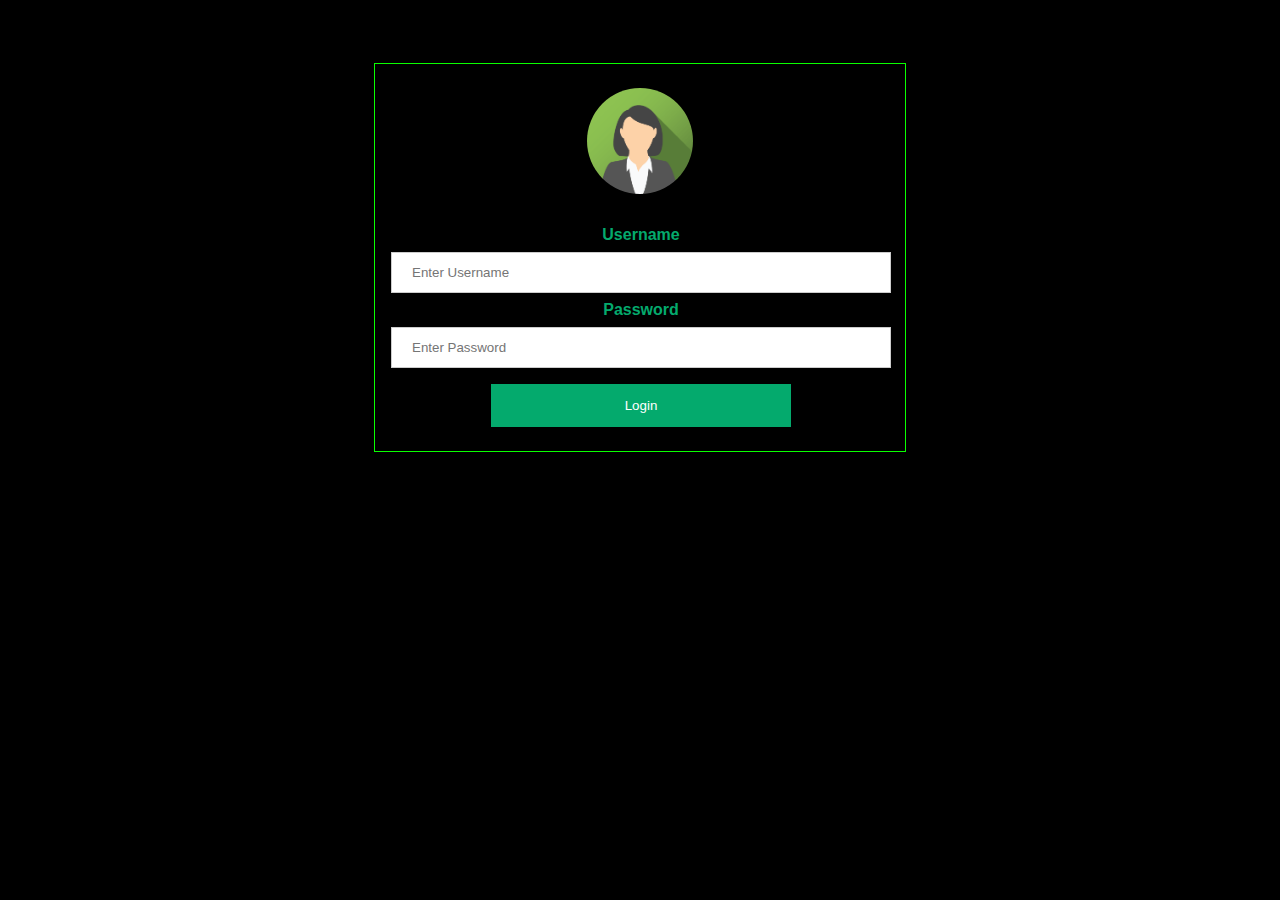
<file: pharm/index.html>
<!DOCTYPE html>
<html>

<head>
    <meta name="viewport" content="width=device-width, initial-scale=1">
    <link rel="stylesheet" href="css/login.css">
</head>

<body>
<div id="container">
   <form class="modal-content animate" action="/login.php" method="post">
            <div class="imgcontainer">
                <img src="images/img_avatar.png" alt="Avatar" class="avatar">
            </div>

            <div class="container">
                <label for="uname"><b>Username</b></label>
                <input type="text" placeholder="Enter Username" name="uname" required>

                <label for="psw"><b>Password</b></label>
                <input type="password" placeholder="Enter Password" name="psw" required>

                <a href="dashboard.html"></a><button type="submit">Login</button>
                
            </div>

            
        </form>
    </div>
</body>

</html>
</file>
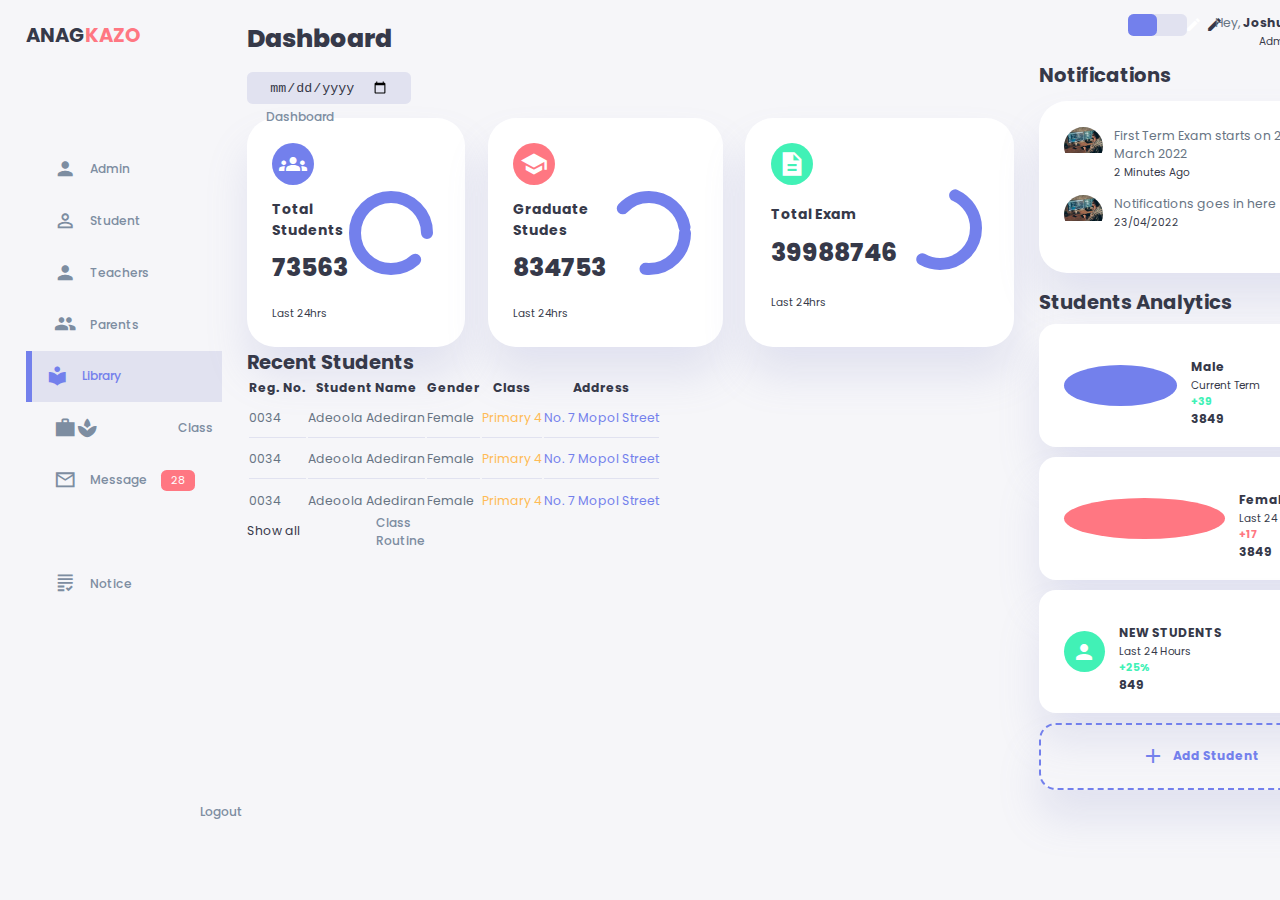
<file: pharm/dashboard.html>
<!DOCTYPE html>
<html lang="en">
<head>
    <meta charset="UTF-8">
    <meta http-equiv="X-UA-Compatible" content="IE=edge">
    <meta name="viewport" content="width=device-width, initial-scale=1.0">
    <title>Point of Sales</title>
    <!-- Material app -->
    <link href="https://fonts.googleapis.com/icon?family=Material+Icons+Sharp" rel="stylesheet">
    <!-- style -->
    <link rel="stylesheet" href="css/style.css">
</head>
<body>
    <div class="container">
        <aside>
            <div class="top">
                <div class="logo">
                    <!-- <img src="./images/logo.jpeg"> -->
                    <h2>ANAG<span class="compel">KAZO</span></h2>
                </div>
                <div class="closeBTN" id="close-btn"><span class="material-icons-sharp">close</span>
                </div>
            </div>
            <div class="sideBar">
                <a href="#">
                    <span class="material-icons-sharp">grid_view</span> 
                    <h3>Dashboard</h3>
                </a>
                <a href="admin.html">
                    <span class="material-icons-sharp">person</span> 
                    <h3>Admin</h3>
                </a>
                <a href="students.html">
                    <span class="material-icons-sharp">person_outline</span> 
                    <h3>Student</h3>
                </a>
                <a href="teachers.html">
                    <span class="material-icons-sharp">person</span> 
                    <h3>Teachers</h3>
                </a>
                <a href="#">
                    <span class="material-icons-sharp">people</span> 
                    <h3>Parents</h3>
                </a>
                <a href="#" class="active">
                    <span class="material-icons-sharp">local_library</span> 
                    <h3>Library</h3>
                </a>
                <a href="#">
                    <span class="material-icons-sharp">workspaces</span> 
                    <h3>Class</h3>
                </a>
                
                <a href="#">
                    <span class="material-icons-sharp">mail_outline</span> 
                    <h3>Message</h3>
                    <span class="msgCount">28</span>
                </a>
                <a href="#">
                    <span class="material-icons-sharp">calendar_month</span> 
                    <h3>Class Routine</h3>
                </a>
                <a href="#">
                    <span class="material-icons-sharp">grading</span> 
                    <h3>Notice</h3>
                </a>
                <a href="#">
                    <span class="material-icons-sharp">logout</span> 
                    <h3>Logout</h3>
                </a>
            </div>
        </aside>
        <!------------ END OF ASIDE ------------>
        <main>
            <h1>Dashboard</h1>

            <div class="date"><input type="date"></div>

            <div class="insight">
                <div class="sales">
                    <span class="material-icons-sharp">groups</span>
                    <div class="middle">
                        <div class="left">
                            <h3>Total Students</h3>
                            <h1>73563</h1>
                        </div>
                        <div class="progress">
                            <svg><circle cx='38' cy='38' r='36'></circle></svg>
                            <div class="number">
                                <!-- <p>81%</p> -->
                            </div>
                        </div>
                    </div>
                    <small class="tex">Last 24hrs</small>
                </div>
                <!-- END OF STUDENTS -->
                <div class="expensis">
                    <span class="material-icons-sharp">school</span>
                    <div class="middle">
                        <div class="left">
                            <h3>Graduate Studes</h3>
                            <h1>834753</h1>
                        </div>
                        <div class="progress">
                            <svg><circle cx='38' cy='38' r='36'></circle></svg>
                            <div class="number">
                                <!-- <p>62%</p> -->
                            </div>
                        </div>
                    </div>
                    <small class="text-muted">Last 24hrs</small>
                </div>
                <!-- END OF GRADUTE STUDES -->
                <div class="income">
                    <span class="material-icons-sharp">description</span>
                    <div class="middle">
                        <div class="left">
                            <h3>Total Exam</h3>
                            <h1>39988746</h1>
                        </div>
                        <div class="progress">
                            <svg><circle cx='38' cy='38' r='36'></circle></svg>
                            <div class="number">
                                <!-- <p>44%</p> -->
                            </div>
                        </div>
                    </div>
                    <small class="text-muted">Last 24hrs</small>
                </div>
                <!-- END OF INCOME -->
            </div>
            <!-- ---------END OF EXAM-------- -->
            <div class="recent-orders">
                <h2>Recent Students</h2>
                <table>
                    <thead>
                        <tr>
                            <th>Reg. No.</th>
                            <th>Student Name</th>
                            <th>Gender</th>
                            <th>Class</th>
                            <th>Address</th>
                            <th></th>
                        </tr>
                    </thead>
                    <tbody>
                        <tr>
                            <td>0034</td>
                            <td>Adeoola Adediran</td>
                            <td>Female</td>
                            <td class="warning">Primary 4</td>
                            <td class="primary">No. 7 Mopol Street</td>
                        </tr>
                        <tr>
                            <td>0034</td>
                            <td>Adeoola Adediran</td>
                            <td>Female</td>
                            <td class="warning">Primary 4</td>
                            <td class="primary">No. 7 Mopol Street</td>
                        </tr>
                        <tr>
                            <td>0034</td>
                            <td>Adeoola Adediran</td>
                            <td>Female</td>
                            <td class="warning">Primary 4</td>
                            <td class="primary">No. 7 Mopol Street</td>
                        </tr>
                       
                    </tbody>
                </table>
                <a href="#">Show all</a>
            </div>
        </main>
        <!-- ----------END OF MAIN----------- -->
        <div class="right">
            <div class="top">
                <button id="menu-btn">
                    <span class="material-icons-sharp">menu</span>
                </button>
                <div class="theme-toggler">
                    <span class="material-icons-sharp active">light_mode</span>
                    <span class="material-icons-sharp">dark_mode</span>
                </div>
                <div class="profile">
                    <div class="info">
                        <p>Hey, <b>Joshua</b></p>
                        <small class="text-muted">Admin</small>
                    </div>
                    <div class="profile-photo">
                        <img src="./images/logo.jpeg">
                    </div>
                </div>
            </div>
            <!-- END OF TOP -->
            <div class="recent-updates">
                <h2>Notifications</h2>
                <div class="updates">
                    <div class="update">
                        <div class="profile-photo">
                            <img src="./images/logo.jpeg">
                        </div>
                        <div class="message">
                            <p>First Term Exam starts on 23rd March 2022</p>
                            <small class="text-muted">2 Minutes Ago</small>
                        </div>
                    </div>
                    <div class="update">
                        <div class="profile-photo">
                            <img src="./images/logo.jpeg">
                        </div>
                        <div class="message">
                            <p>Notifications goes in here</p>
                            <small class="text-muted">23/04/2022</small>
                        </div>
                    </div>
                </div>
            </div>
            <!-- -----------END OF RECENT UPDATE--------------- -->
            <div class="sales-analytics">
                <h2>Students Analytics</h2>
                <div class="item online">
                    <div class="icon">
                        <span class="material-icons-sharp">male</span>
                    </div>
                    <div class="right">
                        <div class="info">
                            <h3>Male</h3>
                            <small class="text-muted">Current Term</small>
                        </div>
                        <h5 class="success">+39</h5>
                        <h3>3849</h3>
                    </div>
                </div>
                <div class="item offline">
                    <div class="icon">
                        <span class="material-icons-sharp">female</span>
                    </div>
                    <div class="right">
                        <div class="info">
                            <h3>Female</h3>
                            <small class="text-muted">Last 24 Hours</small>
                        </div>
                        <h5 class="compel">+17</h5>
                        <h3>3849</h3>
                    </div>
                </div>
                <div class="item customers">
                    <div class="icon">
                        <span class="material-icons-sharp">person</span>
                    </div>
                    <div class="right">
                        <div class="info">
                            <h3>NEW STUDENTS</h3>
                            <small class="text-muted">Last 24 Hours</small>
                        </div>
                        <h5 class="success">+25%</h5>
                        <h3>849</h3>
                    </div>
                </div>
                <div class="item add-product">
                    <div>
                        <span class="material-icons-sharp">add</span>
                        <h3>Add Student</h3>
                    </div>
                </div>
            </div>
        </div>
    </div>
    <script src="script/scrip.js"></script>
</body>
</html>
</file>
<file: pharm/css/login.css>
body {
    font-family: Arial, Helvetica, sans-serif;
    background-color: #000;
    text-align: center;
}

/* Full-width input fields */
input[type=text],
input[type=password] {
    width: 100%;
    padding: 12px 20px;
    margin: 8px 0;
    display: inline-block;
    border: 1px solid #ccc;
    box-sizing: border-box;
}

/* Set a style for all buttons */
button {
    background-color: #04AA6D;
    color: white;
    padding: 14px 20px;
    margin: 8px 0;
    border: none;
    cursor: pointer;
    width: 300px;
}

button:hover {
    opacity: 0.8;
}

.imgcontainer {
    text-align: center;
    margin: 24px 0 12px 0;
    position: relative;
}

img.avatar {
    width: 20%;
    border-radius: 50%;
}

.container {
    padding: 16px;
    width: 500px;
}

/* The Modal (background) */


/* Modal Content/Box */
.modal-content {
    background-color: #000000;
    margin: 5% auto 15% auto;
    /* 5% from the top, 15% from the bottom and centered */
    border: 1px solid rgb(9, 255, 0);
    width: 530px;
    /* Could be more or less, depending on screen size */
    color: #04AA6D;
}


/* Add Zoom Animation */
.animate {
    -webkit-animation: animatezoom 0.6s;
    animation: animatezoom 0.6s
}

@-webkit-keyframes animatezoom {
    from {
        -webkit-transform: scale(0)
    }

    to {
        -webkit-transform: scale(1)
    }
}

@keyframes animatezoom {
    from {
        transform: scale(0)
    }

    to {
        transform: scale(1)
    }
}
</file>
<file: pharm/css/style.css>
@import url('https://fonts.googleapis.com/css2?family=Poppins:wght@300;400;500;600;700;800&display=swap');

/* root variable */
:root {
    --color-primary: #7380ec;
    --color-compel: #ff7782;
    --color-success: #41f1b6;
    --color-warning: #ffbb55;
    --color-white: #fff;
    --color-info-dark: #7d8da1;
    --color-info-light: #dce1eb;
    --color-dark: #363949;
    --color-light: rgba(132, 139, 200, 0.18);
    --col5or-primary-variant: #111e88;
    --color-dark-variant: #677483;
    --color-background: #f6f6f9;

    --card-border-radius: 2rem;
    --border-radius-1: 0.4rem;
    --border-radius-2: 0.8rem;
    --border-radius-3: 1.2rem;

    --card-padding: 1.8rem;
    --padding-1: 1.2rem;

    --box-shadow: 0 2rem 3rem var(--color-light);
}

/* ---------------------DARK THEM-------------------- */
.dark-theme-variables {
    --color-background: #181a1e;
    --color-white: #202528;
    --color-dark: #edeffd;
    --color-dark-variant: #a3bdcc;
    --color-light: rgb(0, 0, 0, 0.4);
    --box-shadow: 0 2rem 3rem var(--color-light);
}

* {
    margin: 0;
    padding: 0;
    outline: 0;
    appearance: none;
    border: 0;
    text-decoration: none;
    list-style: none;
    box-sizing: border-box;
}

html {
    font-size: 14px;
}

body {
    width: 100vw;
    height: 100vh;
    font-family: poppins, sans-serif;
    font-size: 0.88rem;
    background: var(--color-background);
    user-select: none;
    overflow-x: hidden;
    color: var(--color-dark);
}

.container {
    display: grid;
    width: 96%;
    margin: 0 auto;
    gap: 1.8rem;
    grid-template-columns: 14rem auto 23rem;
}

a {
    color: var(--color-dark);
}

img {
    display: block;
    width: 100%;
}

h1 {
    font-weight: 800;
    font-size: 1.8rem;
}

h2 {
    font-size: 1.4rem;
}

h3 {
    font-size: 0.87rem;
}

h4 {
    font-size: 0.8rem;
}

h5 {
    font-size: 0.77rem;
}

small {
    font-size: 0.75rem;
}

.profile-photo {
    width: 2.8rem;
    height: 2.8rem;
    border-radius: 50%;
    overflow: hidden;
}

.text-muted {
    color: --color-info-dark;
}

p {
    color: var(--color-dark-variant);
}

b {
    color: var(--color-dark);
}

.primary {
    color: var(--color-primary);
}

.compel {
    color: var(--color-compel);
}

.success {
    color: var(--color-success);
}

.warning {
    color: var(--color-warning);
}

aside {
    height: 100vh;
}

aside .top {
    display: flex;
    align-items: center;
    justify-content: space-between;
    margin-top: 1.4rem;
}

aside .logo {
    display: flex;
    gap: 0.8rem;
}

aside .logo img {
    width: 2rem;
    height: 2rem;
}

aside .closeBTN {
    display: none;
}

/* side bar */
aside .sideBar {
    display: flex;
    flex-direction: column;
    height: 86vh;
    position: relative;
    top: 3rem;
}

aside h3 {
    font-weight: 500;
}

aside .sideBar a {
    display: flex;
    color: var(--color-info-dark);
    margin-left: 2rem;
    gap: 1rem;
    align-items: center;
    position: relative;
    height: 3.7rem;
    transition: all 300ms ease;

}

aside .sideBar a span {
    font-size: 1.6rem;
    transition: all 300ms ease;
}

aside .sideBar a:last-child {
    position: absolute;
    bottom: 2rem;
    width: 100%;
}

aside .sideBar a.active {
    background: var(--color-light);
    color: var(--color-primary);
    margin-left: 0;
}

aside .sideBar a.active::before {
    content: "";
    width: 6px;
    height: 100%;
    background: var(--color-primary);
}

aside .sideBar a.active span {
    color: var(--color-primary);
    margin-left: calc(1rem-6px);
}

aside .sideBar a:hover {
    color: var(--color-primary);
}

aside .sideBar a:hover span {
    margin-left: 1rem;
}

aside .sideBar .msgCount {
    background: var(--color-compel);
    color: var(--color-white);
    padding: 2px 10px;
    font-size: 11px;
    border-radius: var(--border-radius-1);

}

/* =====================MAIN===================== */
main {
    margin-top: 1.4rem;
}

main .date {
    display: inline-block;
    background: var(--color-light);
    border-radius: var(--border-radius-1);
    margin-top: 1rem;
    padding: 0.5rem 1.6rem;
}

main .date input[type="date"] {
    background: transparent;
    color: var(--color-dark);
}

main .insight {
    display: grid;
    grid-template-columns: repeat(3, 1fr);
    gap: 1.6rem;

}

main .insight>div {
    background: var(--color-white);
    padding: var(--card-padding);
    border-radius: var(--card-border-radius);
    margin-top: 1rem;
    box-shadow: var(--box-shadow);
    transition: all 300ms ease;
}

main .insight>div:hover {
    box-shadow: none;
}

main .insight>div span {
    background: var(--color-primary);
    padding: 0.5rem;
    border-radius: 50%;
    color: var(--color-white);
    font-size: 2rem;
}

main .insight>div.expensis span {
    background: var(--color-compel);
}

main .insight>div.income span {
    background: var(--color-success);
}

main .insight>div .middle {
    display: flex;
    align-items: center;
    justify-content: space-between;
}

main .insight h3 {
    margin: 1rem 0 0.6rem;
    font-size: 1rem;
}

main .insight .progress {
    position: relative;
    width: 92px;
    height: 92px;
    border-radius: 50%
}

main .insight svg {
    width: 7rem;
    height: 7rem;
}

main .insight svg circle {
    fill: none;
    stroke: var(--color-primary);
    stroke-width: 12;
    stroke-linecap: round;
    transform: translate(5px, 5px);
    stroke-dashoffset: 92;
}

main .insight .sales svg circle {
    stroke-dashoffset: -30;
    stroke-dasharray: 200;
}

main .insight .expensis svg circle {
    stroke-dashoffset: 20;
    stroke-dasharray: 80;
}

main .insight .income svg circle {
    stroke-dashoffset: 35;
    stroke-dasharray: 110;
}

main .insight .progress .number {
    position: absolute;
    top: 0;
    left: 0;
    height: 100%;
    width: 100%;
    display: flex;
    justify-content: center;
    align-items: center;
}

main .insight small {
    margin-top: 1.3rem;
    display: block;
}

/* ====================RECENT SALES=============== */
#list {
    font-family: Arial, Helvetica, sans-serif;
    border-collapse: collapse;
    width: 100%;
}

#list td,
#list th {
    padding: 8px;
    border: 1px solid black;
}

#list tr:nth-child(even) {
    background-color: #f2f2f2;
}

#list tr:hover {
    background-color: #ddd;
}

#list th {
    padding-top: 12px;
    padding-bottom: 12px;
    width: 100px;
    text-align: left;
    background-color: #04AA6D;
    color: white;
}

main .recent-sales {
    margin-top: 2rem;
}

main .recent-sales h2 {
    margin-bottom: 0.8rem;
}

main .recent-sales table {
    background: var(--color-white);
    width: 100%;
    border-radius: var(--card-border-radius);
    padding: var(--card-padding);
    text-align: center;
    box-shadow: var(--box-shadow);
    transition: all 300ms ease;
}

main .recent-sales table:hover {
    box-shadow: none;
}

main table tbody td {
    height: 2.8rem;
    border-bottom: 1px solid var(--color-light);
    color: var(--color-dark-variant);
}

main table tbody tr:last-child td {
    border: none;
}

main .recent-sales a {
    text-align: center;
    display: block;
    margin: 1rem auto;
    color: var(--color-primary);
}

/* ===================RIGHT================== */
.right {
    margin-top: 1rem;
}

.right .top {
    display: flex;
    justify-content: end;
    gap: 2rem;
}

.right .top button {
    display: none;
}

.right .theme-toggler {
    background: var(--color-light);
    display: flex;
    justify-content: space-between;
    align-items: center;
    height: 1.6rem;
    width: 4.2rem;
    cursor: pointer;
    border-radius: var(--border-radius-1);
}

.right .theme-toggler span {
    font-size: 1.2rem;
    width: 50%;
    height: 100%;
    display: flex;
    align-items: center;
    justify-content: center;
}

.right .theme-toggler span.active {
    background: var(--color-primary);
    color: white;
    border-radius: var(--border-radius-1);
}

.right .top .profile {
    display: flex;
    gap: 2rem;
    text-align: right;
}

/* =========================RECENT UPDATES======================== */
.right .recent-updates {
    margin-top: 0.5rem;
}

.right .recent-updates h2 {
    margin-bottom: 0.8rem;
}

.right .recent-updates .updates {
    background: var(--color-white);
    padding: var(--card-padding);
    border-radius: var(--card-border-radius);
    box-shadow: var(--box-shadow);
    transition: all 300ms ease;
}

.right .recent-updates .updates:hover {
    box-shadow: none;
}

.right .recent-updates .updates .update {
    display: grid;
    grid-template-columns: 2.6rem auto;
    gap: 1rem;
    margin-bottom: 1rem;
}

/* =================SALES ANALYTICS============ */
.right .sales-analytics {
    margin-top: 1rem;
}

.right .sales-analytics h2 {
    margin-bottom: 0.5rem;
}

.right .sales-analytics .item {
    background: var(--color-white);
    display: flex;
    align-items: center;
    gap: 1rem;
    margin-bottom: 0.7rem;
    padding: 1.4rem var(--card-padding);
    border-radius: var(--border-radius-3);
    box-shadow: var(--box-shadow);
    transition: all 300ms ease;
}

.right .sales-analytics.item:hover {
    box-shadow: none;
}

.right .sales-analytics .item .icon {
    padding: 0.6rem;
    color: var(--color-white);
    border-radius: 50%;
    background: var(--color-primary);
    display: flex;
}

.right .sales-analytics .item.offline .icon {
    background: var(--color-compel);
}

.right .sales-analytics .item.customers .icon {
    background: var(--color-success);
}

.right .sales-analytics .add-product {
    background: transparent;
    border: 2px dashed var(--color-primary);
    color: var(--color-primary);
    display: flex;
    align-items: center;
    justify-content: center;
}

.right .sales-analytics .add-product div {
    display: flex;
    align-items: center;
    gap: 0.6rem;
}

.right .sales-analytics .add-productdiv div h3 {
    font-weight: 600;
}

/* ===================CARTS=================== */

/* ======================MEDIA QUERIES=================== */
@media screen and (max-width:1200px) {
    .container {
        width: 94%;
        grid-template-columns: 7rem auto 23;
    }

    aside .logo h2 {
        display: none;
    }

    aside .sideBar h3 {
        display: none;
    }

    aside .sideBar a {
        width: 5.6rem;
    }

    aside .sideBar a:last-child {
        position: relative;
        margin-top: 1.8rem;
    }

    main .insight {
        grid-template-columns: 1fr;
        gap: 0;
    }

    main .recent-orders {
        width: 94%;
        position: absolute;
        left: 50%;
        transform: translateX(-50%);
        margin: 2rem 0 0 8.8rem;
    }

    main .recent-orders table {
        width: 83vw;
    }

    main table thead tr th:last-child,
    main table thead tr th:first-child {
        display: none;
    }

    main table tbody tr th:last-child,
    main table tbody tr th:first-child {
        display: none;
    }
}

/* ======================MEDIA QUERIES=================== */
@media screen and (max-width:768px) {
    .container {
        width: 100%;
        grid-template-columns: 1fr;
    }

    aside {
        position: fixed;
        left: -100%;
        background: var(--color-white);
        width: 18rem;
        z-index: 3;
        box-shadow: 1rem 3rem 4rem var(--color-light);
        height: 100vh;
        padding-right: var(--card-padding);
        display: none;
        animation: showMenu 400ms ease forwards;
    }

    @keyframes showMenu {
        to {
            left: 0;
        }
    }

    aside .logo {
        margin-left: 1rem;
    }

    aside .logo h2 {
        display: inline;
    }

    aside .sideBar h3 {
        display: inline;
    }

    aside .sideBar a {
        width: 100%;
        height: 3.4rem;
    }

    aside .sideBar a:last-child {
        position: absolute;
        bottom: 5rem;
    }

    aside .closeBTN {
        display: inline-block;
        cursor: pointer;
    }

    main {
        margin-top: 8rem;
        padding: 0 1rem;
    }

    main .recent-orders {
        position: relative;
        margin: 3rem 0 0 0;
        width: 100%;
    }

    main .recent-orders table {
        width: 100%;
        margin: 0;
    }

    .right {
        width: 94%;
        margin: 0 auto 4rem;
    }

    .right .top {
        position: fixed;
        top: 0;
        left: 0;
        align-items: center;
        padding: 0 0.8rem;
        height: 4.6rem;
        background: var(--color-white);
        width: 100%;
        margin: 0;
        z-index: 2;
        box-shadow: 0 1rem 1rem var(--color-light);
    }

    .right .top .theme-toggler {
        width: 4.4rem;
        position: absolute;
        left: 66%;
    }

    .right .profile .info {
        display: none;
    }

    .right .top button {
        display: inline-block;
        background: transparent;
        cursor: pointer;
        color: var(--color-dark);
        position: absolute;
        left: 1rem;
    }

    .right .top button span {
        font-size: 2rem;
    }

    /* dashboards */
    .dbAdmin {
        display: block;
    }

    .dbStudent {
        display: none;
    }

    .dbTeacher {
        display: none;
    }

}
</file>
